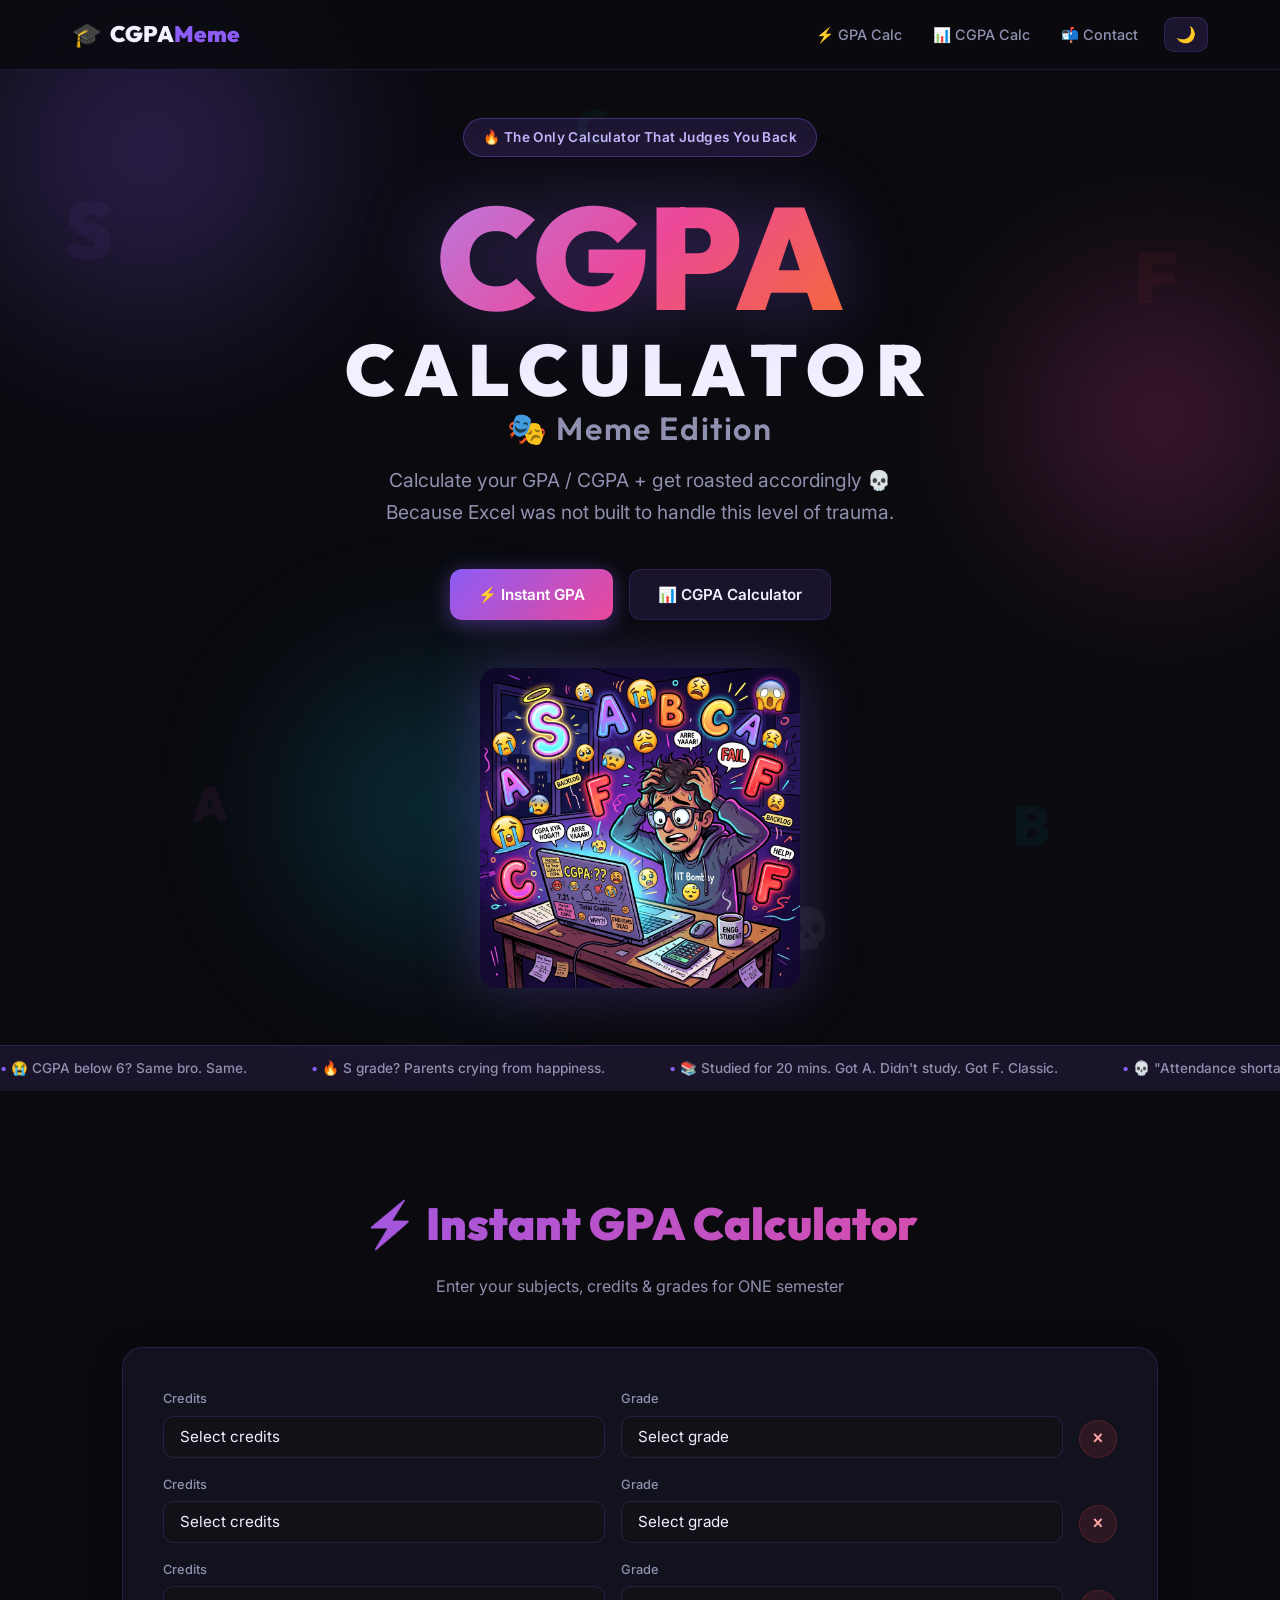
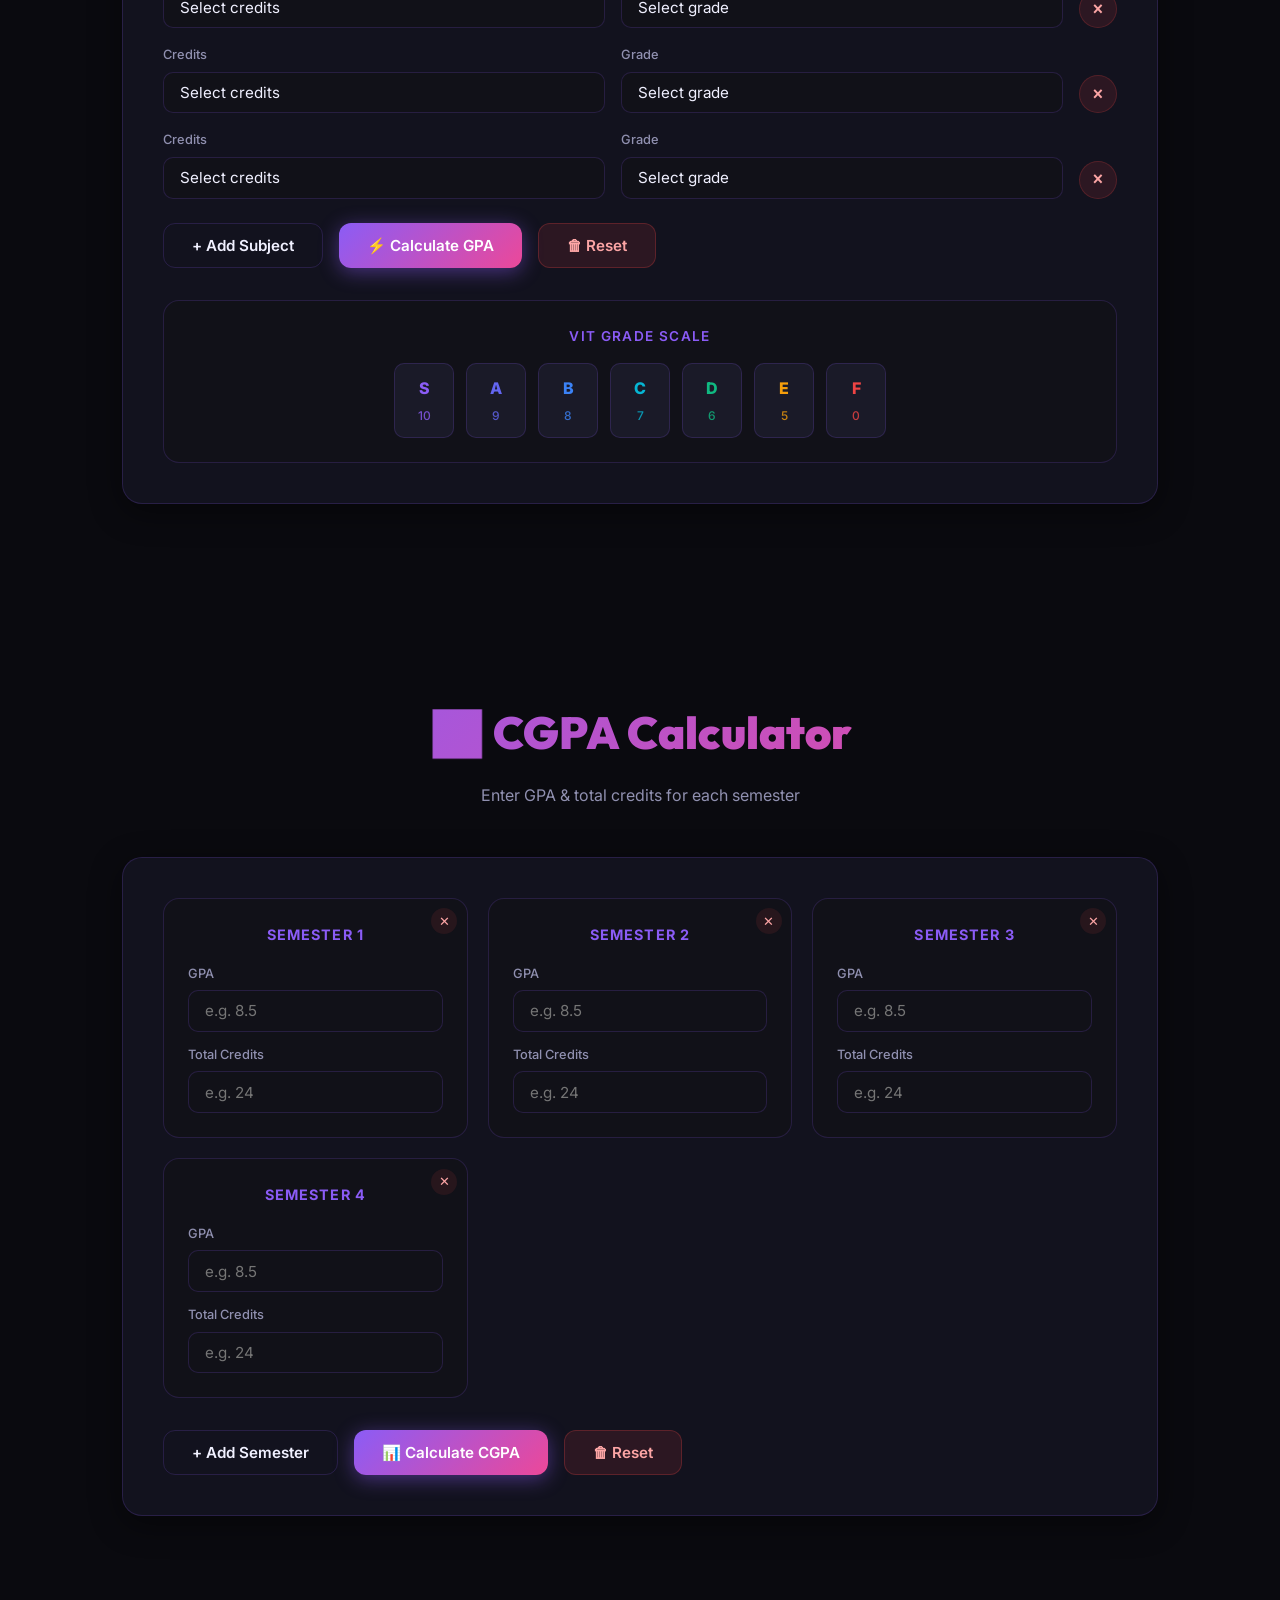
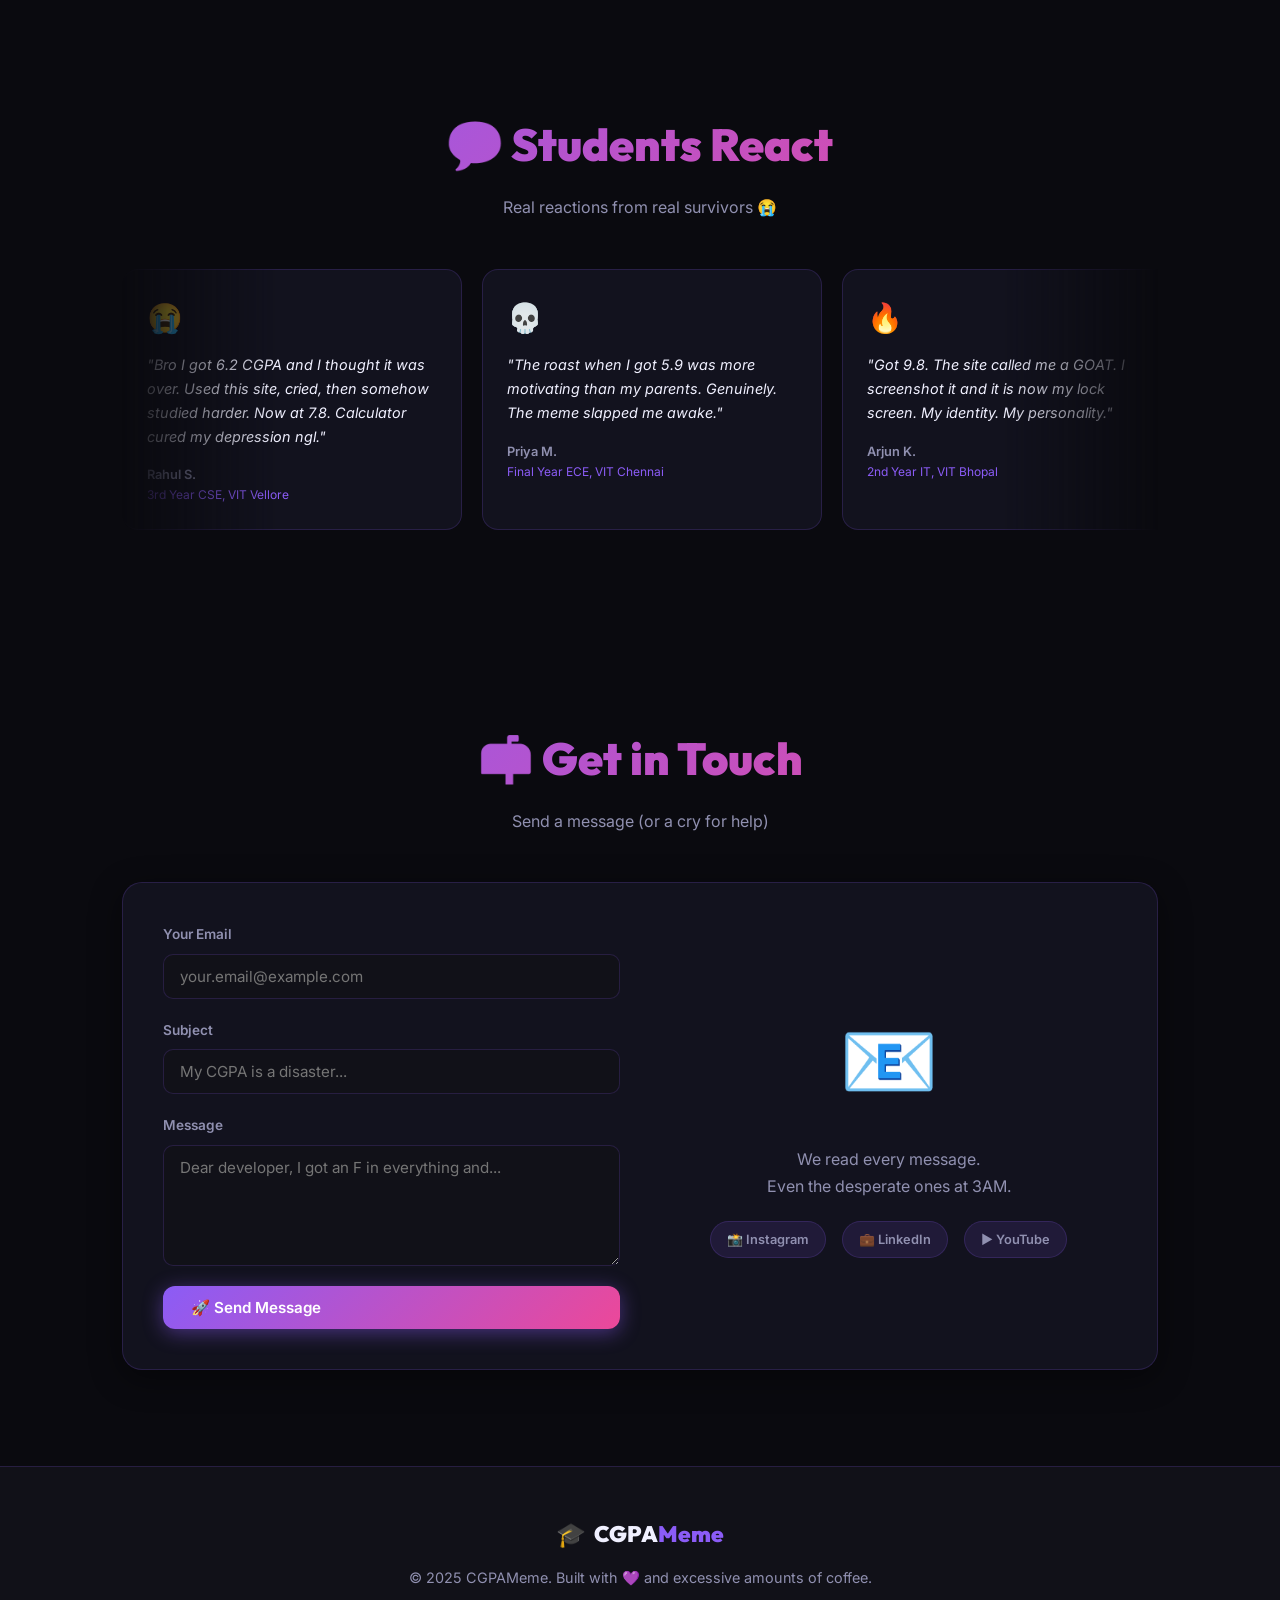
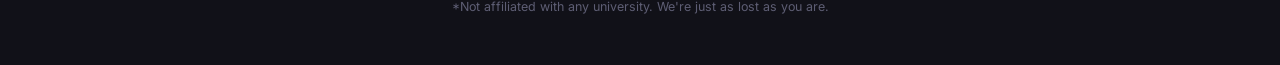
<file: index.html>
<!DOCTYPE html>
<html lang="en" data-theme="dark">
<head>
  <meta charset="UTF-8" />
  <meta name="viewport" content="width=device-width, initial-scale=1.0" />
  <title>CGPA Calculator – Meme Edition 💀</title>
  <meta name="description" content="The most entertaining CGPA & GPA calculator ever. VIT grading system. See your CGPA with memes and roasts. Calculate your GPA or CGPA instantly!" />
  <link rel="preconnect" href="https://fonts.googleapis.com" />
  <link rel="preconnect" href="https://fonts.gstatic.com" crossorigin />
  <link href="https://fonts.googleapis.com/css2?family=Inter:wght@300;400;500;600;700;800;900&family=Outfit:wght@400;700;900&display=swap" rel="stylesheet" />
  <link rel="stylesheet" href="style.css" />
  <!-- Google tag (gtag.js) -->
  <script async src="https://www.googletagmanager.com/gtag/js?id=G-2ZB2XTLGSC"></script>
  <script>
    window.dataLayer = window.dataLayer || [];
    function gtag(){dataLayer.push(arguments);}
    gtag('js', new Date());

    gtag('config', 'G-2ZB2XTLGSC');
  </script>
</head>
<body>

<!-- ===== NAVBAR ===== -->
<nav class="navbar" id="navbar">
  <div class="nav-container">
    <div class="nav-logo">
      <span class="logo-emoji">🎓</span>
      <span class="logo-text">CGPA<span class="logo-accent">Meme</span></span>
    </div>
    <div class="nav-links">
      <a href="#instant-gpa" class="nav-link">⚡ GPA Calc</a>
      <a href="#cgpa-calc" class="nav-link">📊 CGPA Calc</a>
      <a href="#contact" class="nav-link">📬 Contact</a>
      <button class="theme-toggle" id="themeToggle" aria-label="Toggle dark mode">🌙</button>
    </div>
  </div>
</nav>

<!-- ===== HERO ===== -->
<section class="hero" id="hero">
  <div class="hero-bg-orbs">
    <div class="orb orb-1"></div>
    <div class="orb orb-2"></div>
    <div class="orb orb-3"></div>
  </div>

  <div class="floating-grades">
    <span class="float-grade g1">S</span>
    <span class="float-grade g2">A</span>
    <span class="float-grade g3">F</span>
    <span class="float-grade g4">B</span>
    <span class="float-grade g5">C</span>
    <span class="float-grade g6">💀</span>
  </div>

  <div class="hero-content">
    <div class="hero-badge">🔥 The Only Calculator That Judges You Back</div>
    <h1 class="hero-title">
      <span class="title-line-1">CGPA</span>
      <span class="title-line-2">CALCULATOR</span>
      <span class="title-line-3">🎭 Meme Edition</span>
    </h1>
    <p class="hero-subtitle">
      Calculate your GPA / CGPA + get roasted accordingly 💀<br/>
      Because Excel was not built to handle this level of trauma.
    </p>
    <div class="hero-buttons">
      <a href="#instant-gpa" class="btn btn-primary">⚡ Instant GPA</a>
      <a href="#cgpa-calc" class="btn btn-secondary">📊 CGPA Calculator</a>
    </div>

    <div class="hero-image-container">
      <img src="meme-hero.png" alt="Stressed student calculating CGPA meme" class="hero-meme-img" id="heroMemeImg" />
    </div>
  </div>

  <!-- Scrolling meme ticker -->
  <div class="ticker-wrap">
    <div class="ticker">
      <span>😭 CGPA below 6? Same bro. Same.</span>
      <span>🔥 S grade? Parents crying from happiness.</span>
      <span>📚 Studied for 20 mins. Got A. Didn't study. Got F. Classic.</span>
      <span>💀 "Attendance shortage + low CGPA" – A horror story</span>
      <span>😤 "I'll do better next sem" – Every sem since 1st year</span>
      <span>🎓 Bhai CGPA fix nahi hua toh placement bhi fix nahi hoga</span>
      <span>🤡 F in Maths? Don't worry, relatability +10 unlocked</span>
    </div>
  </div>
</section>

<!-- ===== INSTANT GPA SECTION ===== -->
<section class="section" id="instant-gpa">
  <div class="section-header">
    <h2 class="section-title">⚡ Instant GPA Calculator</h2>
    <p class="section-subtitle">Enter your subjects, credits & grades for ONE semester</p>
  </div>

  <div class="calculator-card">
    <div id="gpa-subjects-container">
      <!-- Subjects injected by JS -->
    </div>

    <div class="calc-actions">
      <button class="btn btn-outline" id="addGpaSubject">+ Add Subject</button>
      <button class="btn btn-primary" id="calcGpa">⚡ Calculate GPA</button>
      <button class="btn btn-danger" id="resetGpa">🗑 Reset</button>
    </div>

    <!-- Grade scale reference -->
    <div class="grade-scale">
      <h3 class="grade-scale-title">VIT Grade Scale</h3>
      <div class="grade-badges">
        <div class="grade-badge" style="--c:#8b5cf6">S <span>10</span></div>
        <div class="grade-badge" style="--c:#6366f1">A <span>9</span></div>
        <div class="grade-badge" style="--c:#3b82f6">B <span>8</span></div>
        <div class="grade-badge" style="--c:#06b6d4">C <span>7</span></div>
        <div class="grade-badge" style="--c:#10b981">D <span>6</span></div>
        <div class="grade-badge" style="--c:#f59e0b">E <span>5</span></div>
        <div class="grade-badge" style="--c:#ef4444">F <span>0</span></div>
      </div>
    </div>

    <!-- GPA Result -->
    <div class="result-card" id="gpa-result" style="display:none;">
      <div class="result-score-wrap">
        <div class="result-label">Your GPA</div>
        <div class="result-score" id="gpa-score-display">—</div>
        <div class="result-out-of">/ 10.0</div>
      </div>
      <div class="meme-display" id="gpa-meme-display">
        <div class="meme-img-wrap"><div class="meme-emoji" id="gpa-meme-emoji">🤔</div></div>
        <p class="meme-text" id="gpa-meme-text">Calculating your fate...</p>
        <p class="meme-subtext" id="gpa-meme-subtext"></p>
      </div>
    </div>
  </div>
</section>

<!-- ===== CGPA CALCULATOR ===== -->
<section class="section" id="cgpa-calc">
  <div class="section-header">
    <h2 class="section-title">📊 CGPA Calculator</h2>
    <p class="section-subtitle">Enter GPA & total credits for each semester</p>
  </div>

  <div class="calculator-card">
    <div class="semesters-grid" id="semesters-container">
      <!-- Semester cards injected by JS -->
    </div>

    <div class="calc-actions" style="margin-top:2rem;">
      <button class="btn btn-outline" id="addSemester">+ Add Semester</button>
      <button class="btn btn-primary" id="calcCgpa">📊 Calculate CGPA</button>
      <button class="btn btn-danger" id="resetCgpa">🗑 Reset</button>
    </div>

    <!-- CGPA Result -->
    <div class="result-card" id="cgpa-result" style="display:none;">
      <div class="result-score-wrap">
        <div class="result-label">Your CGPA</div>
        <div class="result-score" id="cgpa-score-display">—</div>
        <div class="result-out-of">/ 10.0</div>
      </div>
      <div class="meme-display" id="cgpa-meme-display">
        <div class="meme-img-wrap"><div class="meme-emoji" id="cgpa-meme-emoji">🤔</div></div>
        <p class="meme-text" id="cgpa-meme-text">Calculating your fate...</p>
        <p class="meme-subtext" id="cgpa-meme-subtext"></p>
      </div>
    </div>
  </div>
</section>

<!-- ===== TESTIMONIALS ===== -->
<section class="section" id="testimonials">
  <div class="section-header">
    <h2 class="section-title">💬 Students React</h2>
    <p class="section-subtitle">Real reactions from real survivors 😭</p>
  </div>
  <div class="scroller-wrap">
    <div class="testimonials-scroller" id="testimonialsScroller">
      <div class="testimonial-track" id="testimonialTrack">
        <!-- Cards injected by JS -->
      </div>
    </div>
  </div>
</section>

<!-- ===== CONTACT ===== -->
<section class="section" id="contact">
  <div class="section-header">
    <h2 class="section-title">📬 Get in Touch</h2>
    <p class="section-subtitle">Send a message (or a cry for help)</p>
  </div>
  <div class="contact-card">
    <form class="contact-form" id="contactForm">
      <div class="form-group">
        <label for="contactEmail">Your Email</label>
        <input type="email" id="contactEmail" name="email" placeholder="your.email@example.com" required />
      </div>
      <div class="form-group">
        <label for="contactSubject">Subject</label>
        <input type="text" id="contactSubject" name="subject" placeholder="My CGPA is a disaster..." required />
      </div>
      <div class="form-group">
        <label for="contactMessage">Message</label>
        <textarea id="contactMessage" name="message" rows="5" placeholder="Dear developer, I got an F in everything and..." required></textarea>
      </div>
      <button type="submit" class="btn btn-primary" style="width:100%">🚀 Send Message</button>
      <div class="form-success" id="formSuccess" style="display:none;">✅ Message sent! We'll reply (unlike your crush)</div>
    </form>
    <div class="contact-meme">
      <div class="contact-meme-emoji">📧</div>
      <p class="contact-meme-msg">We read every message.<br/>Even the desperate ones at 3AM.</p>
      <div class="contact-social">
        <span>📸 Instagram</span>
        <span>💼 LinkedIn</span>
        <span>▶️ YouTube</span>
      </div>
    </div>
  </div>
</section>

<!-- ===== FOOTER ===== -->
<footer class="footer">
  <div class="footer-inner">
    <div class="footer-logo">
      <span class="logo-emoji">🎓</span>
      <span class="logo-text">CGPA<span class="logo-accent">Meme</span></span>
    </div>
    <p class="footer-copy">© 2025 CGPAMeme. Built with 💜 and excessive amounts of coffee.</p>
    <p class="footer-disclaimer">*Not affiliated with any university. We're just as lost as you are.</p>
  </div>
</footer>

<!-- Toast Notification -->
<div class="toast" id="toast"></div>

<script src="app.js"></script>
</body>
</html>
</file>
<file: style.css>
/* ============================================================
   CGPA MEME CALCULATOR – style.css
   ============================================================ */

/* ---------- CSS Variables ---------- */
:root {
  --bg: #0a0a0f;
  --bg-2: #111118;
  --bg-3: #1a1a28;
  --bg-card: #12121e;
  --border: rgba(139,92,246,0.18);
  --border-hover: rgba(139,92,246,0.45);
  --text: #f0f0ff;
  --text-muted: #9090b0;
  --accent: #8b5cf6;
  --accent-2: #ec4899;
  --accent-3: #06b6d4;
  --success: #10b981;
  --danger: #ef4444;
  --warning: #f59e0b;
  --glow: rgba(139,92,246,0.35);
  --radius: 16px;
  --radius-sm: 10px;
  --shadow: 0 8px 32px rgba(0,0,0,0.45);
  --navbar-h: 70px;
  --font: 'Inter', sans-serif;
  --font-display: 'Outfit', sans-serif;
  --transition: 0.25s cubic-bezier(0.4,0,0.2,1);
}

[data-theme="light"] {
  --bg: #f4f4ff;
  --bg-2: #eaeaf8;
  --bg-3: #dedeff;
  --bg-card: #ffffff;
  --border: rgba(139,92,246,0.2);
  --border-hover: rgba(139,92,246,0.5);
  --text: #1a1a2e;
  --text-muted: #5a5a80;
  --glow: rgba(139,92,246,0.15);
  --shadow: 0 8px 32px rgba(0,0,0,0.1);
}

/* ---------- Reset & Base ---------- */
*,*::before,*::after { box-sizing:border-box; margin:0; padding:0; }
html { scroll-behavior: smooth; }
body {
  font-family: var(--font);
  background: var(--bg);
  color: var(--text);
  line-height: 1.65;
  overflow-x: hidden;
  transition: background var(--transition), color var(--transition);
}

/* ---------- Scrollbar ---------- */
::-webkit-scrollbar { width:6px; }
::-webkit-scrollbar-track { background: var(--bg-2); }
::-webkit-scrollbar-thumb { background: var(--accent); border-radius:99px; }

/* ============================================================
   NAVBAR
   ============================================================ */
.navbar {
  position: fixed;
  top: 0; left: 0; right: 0;
  height: var(--navbar-h);
  z-index: 1000;
  background: rgba(10,10,15,0.85);
  backdrop-filter: blur(18px);
  -webkit-backdrop-filter: blur(18px);
  border-bottom: 1px solid var(--border);
  transition: background var(--transition);
}
[data-theme="light"] .navbar {
  background: rgba(244,244,255,0.88);
}
.nav-container {
  max-width: 1200px;
  margin: 0 auto;
  padding: 0 2rem;
  height: 100%;
  display: flex;
  align-items: center;
  justify-content: space-between;
}
.nav-logo {
  display: flex;
  align-items: center;
  gap: 0.5rem;
  font-family: var(--font-display);
  font-weight: 900;
  font-size: 1.4rem;
  color: var(--text);
  text-decoration: none;
}
.logo-emoji { font-size: 1.5rem; }
.logo-accent { color: var(--accent); }
.nav-links {
  display: flex;
  align-items: center;
  gap: 0.25rem;
}
.nav-link {
  color: var(--text-muted);
  text-decoration: none;
  font-size: 0.9rem;
  font-weight: 500;
  padding: 0.5rem 0.85rem;
  border-radius: var(--radius-sm);
  transition: color var(--transition), background var(--transition);
}
.nav-link:hover {
  color: var(--text);
  background: rgba(139,92,246,0.12);
}
.theme-toggle {
  background: rgba(139,92,246,0.15);
  border: 1px solid var(--border);
  color: var(--text);
  border-radius: var(--radius-sm);
  padding: 0.45rem 0.7rem;
  font-size: 1rem;
  cursor: pointer;
  transition: all var(--transition);
  margin-left: 0.5rem;
}
.theme-toggle:hover {
  background: rgba(139,92,246,0.3);
  border-color: var(--accent);
}

/* ============================================================
   HERO
   ============================================================ */
.hero {
  position: relative;
  min-height: 100vh;
  display: flex;
  flex-direction: column;
  align-items: center;
  justify-content: center;
  padding: calc(var(--navbar-h) + 3rem) 2rem 6rem;
  overflow: hidden;
  text-align: center;
}

/* Orbs */
.hero-bg-orbs { position: absolute; inset: 0; pointer-events: none; z-index: 0; }
.orb {
  position: absolute;
  border-radius: 50%;
  filter: blur(80px);
  opacity: 0.35;
  animation: float 8s ease-in-out infinite;
}
.orb-1 {
  width: 500px; height: 500px;
  background: radial-gradient(circle, #8b5cf6 0%, transparent 70%);
  top: -100px; left: -100px;
  animation-delay: 0s;
}
.orb-2 {
  width: 400px; height: 400px;
  background: radial-gradient(circle, #ec4899 0%, transparent 70%);
  top: 20%; right: -80px;
  animation-delay: -3s;
}
.orb-3 {
  width: 350px; height: 350px;
  background: radial-gradient(circle, #06b6d4 0%, transparent 70%);
  bottom: 10%; left: 20%;
  animation-delay: -6s;
}
@keyframes float {
  0%,100% { transform: translate(0,0) scale(1); }
  33% { transform: translate(30px,-20px) scale(1.05); }
  66% { transform: translate(-20px,25px) scale(0.97); }
}

/* Floating grade letters */
.floating-grades { position: absolute; inset: 0; pointer-events: none; z-index: 1; }
.float-grade {
  position: absolute;
  font-family: var(--font-display);
  font-weight: 900;
  font-size: 3.5rem;
  opacity: 0.06;
  animation: floatGrade linear infinite;
  user-select: none;
}
[data-theme="light"] .float-grade { opacity: 0.1; }
.g1 { left: 5%; top: 15%; font-size: 5rem; animation-duration: 12s; animation-delay: 0s; color: #8b5cf6; }
.g2 { left: 15%; top: 70%; font-size: 3rem; animation-duration: 9s; animation-delay: -2s; color: #ec4899; }
.g3 { right: 8%; top: 20%; font-size: 4.5rem; animation-duration: 11s; animation-delay: -4s; color: #ef4444; }
.g4 { right: 18%; bottom: 20%; font-size: 3.5rem; animation-duration: 10s; animation-delay: -1s; color: #06b6d4; }
.g5 { left: 45%; top: 8%; font-size: 3rem; animation-duration: 8s; animation-delay: -6s; color: #10b981; }
.g6 { right: 35%; bottom: 12%; font-size: 2.5rem; animation-duration: 13s; animation-delay: -3s; color: #f59e0b; }
@keyframes floatGrade {
  0% { transform: translateY(0) rotate(0deg); opacity: 0.06; }
  50% { transform: translateY(-40px) rotate(10deg); opacity: 0.12; }
  100% { transform: translateY(0) rotate(0deg); opacity: 0.06; }
}

.hero-content {
  position: relative;
  z-index: 2;
  max-width: 860px;
}

.hero-badge {
  display: inline-block;
  background: rgba(139,92,246,0.15);
  border: 1px solid rgba(139,92,246,0.35);
  color: #c4b5fd;
  font-size: 0.85rem;
  font-weight: 600;
  padding: 0.45rem 1.2rem;
  border-radius: 99px;
  margin-bottom: 1.5rem;
  animation: badgePulse 3s ease-in-out infinite;
  letter-spacing: 0.03em;
}
@keyframes badgePulse {
  0%,100% { box-shadow: 0 0 0 0 rgba(139,92,246,0); }
  50% { box-shadow: 0 0 0 8px rgba(139,92,246,0.1); }
}

.hero-title {
  font-family: var(--font-display);
  font-weight: 900;
  line-height: 1.05;
  margin-bottom: 1.25rem;
}
.title-line-1 {
  display: block;
  font-size: clamp(4rem, 12vw, 9rem);
  background: linear-gradient(135deg, #a78bfa 0%, #ec4899 50%, #f97316 100%);
  -webkit-background-clip: text;
  -webkit-text-fill-color: transparent;
  background-clip: text;
  text-shadow: none;
  filter: drop-shadow(0 0 40px rgba(139,92,246,0.4));
}
.title-line-2 {
  display: block;
  font-size: clamp(2rem, 6vw, 4.5rem);
  color: var(--text);
  letter-spacing: 0.15em;
}
.title-line-3 {
  display: block;
  font-size: clamp(1.1rem, 3vw, 2rem);
  color: var(--text-muted);
  font-weight: 600;
  margin-top: 0.25rem;
  letter-spacing: 0.05em;
}

.hero-subtitle {
  font-size: clamp(0.95rem, 2.2vw, 1.2rem);
  color: var(--text-muted);
  margin-bottom: 2.5rem;
  max-width: 580px;
  margin-left: auto;
  margin-right: auto;
}

.hero-buttons {
  display: flex;
  gap: 1rem;
  justify-content: center;
  flex-wrap: wrap;
  margin-bottom: 3rem;
}

.hero-image-container {
  max-width: 320px;
  margin: 0 auto;
}
.hero-meme-img {
  width: 100%;
  border-radius: var(--radius);
  animation: imgBob 4s ease-in-out infinite;
  filter: drop-shadow(0 0 30px rgba(139,92,246,0.3));
}
@keyframes imgBob {
  0%,100% { transform: translateY(0); }
  50% { transform: translateY(-12px); }
}

/* Ticker */
.ticker-wrap {
  position: absolute;
  bottom: 0; left: 0; right: 0;
  background: rgba(139,92,246,0.12);
  border-top: 1px solid var(--border);
  overflow: hidden;
  padding: 0.7rem 0;
  z-index: 5;
}
.ticker {
  display: flex;
  gap: 4rem;
  white-space: nowrap;
  animation: tickerScroll 40s linear infinite;
}
.ticker span {
  font-size: 0.85rem;
  color: var(--text-muted);
  font-weight: 500;
  flex-shrink: 0;
}
.ticker span::before { content: "•  "; color: var(--accent); }
@keyframes tickerScroll {
  0% { transform: translateX(0); }
  100% { transform: translateX(-50%); }
}

/* ============================================================
   SECTIONS
   ============================================================ */
.section {
  padding: 6rem 2rem;
  max-width: 1100px;
  margin: 0 auto;
}
.section-header {
  text-align: center;
  margin-bottom: 3rem;
}
.section-title {
  font-family: var(--font-display);
  font-size: clamp(1.8rem, 4vw, 2.8rem);
  font-weight: 900;
  background: linear-gradient(135deg, var(--accent), var(--accent-2));
  -webkit-background-clip: text;
  -webkit-text-fill-color: transparent;
  background-clip: text;
  margin-bottom: 0.75rem;
}
.section-subtitle {
  color: var(--text-muted);
  font-size: 1rem;
}

/* ============================================================
   BUTTONS
   ============================================================ */
.btn {
  display: inline-flex;
  align-items: center;
  gap: 0.5rem;
  padding: 0.75rem 1.75rem;
  border-radius: 12px;
  font-size: 0.95rem;
  font-weight: 600;
  font-family: var(--font);
  cursor: pointer;
  border: none;
  transition: all var(--transition);
  text-decoration: none;
  position: relative;
  overflow: hidden;
}
.btn::after {
  content: '';
  position: absolute;
  inset: 0;
  background: rgba(255,255,255,0.08);
  opacity: 0;
  transition: opacity var(--transition);
}
.btn:hover::after { opacity: 1; }
.btn:active { transform: scale(0.97); }

.btn-primary {
  background: linear-gradient(135deg, var(--accent), var(--accent-2));
  color: #fff;
  box-shadow: 0 4px 20px rgba(139,92,246,0.45);
}
.btn-primary:hover {
  box-shadow: 0 6px 28px rgba(139,92,246,0.65);
  transform: translateY(-2px);
}
.btn-secondary {
  background: rgba(139,92,246,0.12);
  color: var(--text);
  border: 1px solid var(--border);
}
.btn-secondary:hover {
  border-color: var(--accent);
  background: rgba(139,92,246,0.22);
  transform: translateY(-2px);
}
.btn-outline {
  background: transparent;
  color: var(--text);
  border: 1px solid var(--border);
}
.btn-outline:hover {
  border-color: var(--accent);
  background: rgba(139,92,246,0.1);
}
.btn-danger {
  background: rgba(239,68,68,0.12);
  color: #fca5a5;
  border: 1px solid rgba(239,68,68,0.25);
}
.btn-danger:hover {
  background: rgba(239,68,68,0.2);
  border-color: var(--danger);
}

/* ============================================================
   CALCULATOR CARD
   ============================================================ */
.calculator-card {
  background: var(--bg-card);
  border: 1px solid var(--border);
  border-radius: 20px;
  padding: 2.5rem;
  box-shadow: var(--shadow);
  transition: border-color var(--transition);
}
.calculator-card:hover { border-color: var(--border-hover); }

/* Subject row */
.subject-row {
  display: grid;
  grid-template-columns: 1fr 1fr auto;
  gap: 1rem;
  align-items: end;
  margin-bottom: 1rem;
  animation: slideIn 0.3s ease;
}
@keyframes slideIn {
  from { opacity: 0; transform: translateY(-10px); }
  to   { opacity: 1; transform: translateY(0); }
}
.form-field { display: flex; flex-direction: column; gap: 0.4rem; }
.form-field label {
  font-size: 0.8rem;
  color: var(--text-muted);
  font-weight: 500;
}
.form-field select,
.form-field input {
  background: var(--bg-2);
  border: 1px solid var(--border);
  color: var(--text);
  padding: 0.65rem 1rem;
  border-radius: var(--radius-sm);
  font-size: 0.95rem;
  font-family: var(--font);
  transition: border-color var(--transition), box-shadow var(--transition);
  appearance: none;
  outline: none;
}
.form-field select:focus,
.form-field input:focus {
  border-color: var(--accent);
  box-shadow: 0 0 0 3px rgba(139,92,246,0.15);
}
.form-field select option { background: #1a1a28; }

.btn-remove-row {
  background: rgba(239,68,68,0.12);
  border: 1px solid rgba(239,68,68,0.2);
  color: #fca5a5;
  width: 38px; height: 38px;
  border-radius: 50%;
  cursor: pointer;
  font-size: 1.1rem;
  font-weight: 700;
  display: flex;
  align-items: center;
  justify-content: center;
  transition: all var(--transition);
  flex-shrink: 0;
  align-self: flex-end;
  margin-bottom: 0;
}
.btn-remove-row:hover {
  background: rgba(239,68,68,0.25);
  transform: scale(1.1);
}

.calc-actions {
  display: flex;
  gap: 1rem;
  flex-wrap: wrap;
  margin-top: 1.5rem;
}

/* Grade Scale */
.grade-scale {
  margin-top: 2rem;
  padding: 1.5rem;
  background: var(--bg-2);
  border: 1px solid var(--border);
  border-radius: var(--radius);
}
.grade-scale-title {
  text-align: center;
  font-size: 0.85rem;
  font-weight: 600;
  color: var(--accent);
  margin-bottom: 1rem;
  text-transform: uppercase;
  letter-spacing: 0.1em;
}
.grade-badges {
  display: flex;
  flex-wrap: wrap;
  gap: 0.75rem;
  justify-content: center;
}
.grade-badge {
  display: flex;
  flex-direction: column;
  align-items: center;
  gap: 0.3rem;
  background: var(--bg-3);
  border: 1px solid var(--border);
  border-radius: 10px;
  padding: 0.7rem 1rem;
  font-weight: 800;
  font-size: 1rem;
  color: var(--c, var(--accent));
  min-width: 60px;
  transition: all var(--transition);
  cursor: default;
}
.grade-badge:hover {
  background: var(--c, var(--accent));
  color: #fff;
  transform: translateY(-3px);
  box-shadow: 0 8px 20px rgba(0,0,0,0.3);
}
.grade-badge span {
  font-size: 0.75rem;
  font-weight: 500;
  opacity: 0.8;
}

/* ============================================================
   RESULT CARD
   ============================================================ */
.result-card {
  margin-top: 2.5rem;
  border: 1px solid var(--border-hover);
  border-radius: 20px;
  padding: 2.5rem;
  background: linear-gradient(135deg, rgba(139,92,246,0.07) 0%, rgba(236,72,153,0.07) 100%);
  text-align: center;
  animation: resultIn 0.5s cubic-bezier(0.34,1.56,0.64,1);
}
@keyframes resultIn {
  from { opacity:0; transform: scale(0.85) translateY(20px); }
  to   { opacity:1; transform: scale(1) translateY(0); }
}
.result-score-wrap {
  display: flex;
  flex-direction: column;
  align-items: center;
  margin-bottom: 1.5rem;
}
.result-label {
  font-size: 0.85rem;
  font-weight: 600;
  text-transform: uppercase;
  letter-spacing: 0.1em;
  color: var(--text-muted);
  margin-bottom: 0.4rem;
}
.result-score {
  font-family: var(--font-display);
  font-size: clamp(4rem, 12vw, 7rem);
  font-weight: 900;
  background: linear-gradient(135deg, #a78bfa, #ec4899);
  -webkit-background-clip: text;
  -webkit-text-fill-color: transparent;
  background-clip: text;
  line-height: 1;
  animation: scorePop 0.6s cubic-bezier(0.34,1.56,0.64,1);
}
@keyframes scorePop {
  from { transform: scale(0.5); opacity: 0; }
  to   { transform: scale(1); opacity: 1; }
}
.result-out-of {
  font-size: 1rem;
  color: var(--text-muted);
  margin-top: 0.25rem;
}

/* Meme display */
.meme-display {
  background: var(--bg-2);
  border: 1px solid var(--border);
  border-radius: var(--radius);
  padding: 1.5rem;
}
.meme-emoji {
  font-size: 4rem;
  line-height: 1;
  margin-bottom: 0.75rem;
  animation: emojiWiggle 1.5s ease-in-out infinite;
}
@keyframes emojiWiggle {
  0%,100% { transform: rotate(0deg); }
  25% { transform: rotate(-8deg); }
  75% { transform: rotate(8deg); }
}
.meme-text {
  font-size: 1.15rem;
  font-weight: 700;
  color: var(--text);
  margin-bottom: 0.5rem;
}
.meme-subtext {
  font-size: 0.9rem;
  color: var(--text-muted);
  font-style: italic;
}

/* ============================================================
   SEMESTERS GRID
   ============================================================ */
.semesters-grid {
  display: grid;
  grid-template-columns: repeat(auto-fill, minmax(240px, 1fr));
  gap: 1.25rem;
}
.semester-card {
  background: var(--bg-2);
  border: 1px solid var(--border);
  border-radius: var(--radius);
  padding: 1.5rem;
  position: relative;
  transition: border-color var(--transition), transform var(--transition);
  animation: slideIn 0.3s ease;
}
.semester-card:hover {
  border-color: var(--accent);
  transform: translateY(-3px);
}
.semester-card-title {
  font-size: 0.9rem;
  font-weight: 700;
  color: var(--accent);
  text-align: center;
  margin-bottom: 1rem;
  text-transform: uppercase;
  letter-spacing: 0.08em;
}
.btn-remove-sem {
  position: absolute;
  top: 0.6rem; right: 0.6rem;
  background: rgba(239,68,68,0.1);
  border: none;
  color: #fca5a5;
  width: 26px; height: 26px;
  border-radius: 50%;
  cursor: pointer;
  font-size: 0.8rem;
  display: flex;
  align-items: center;
  justify-content: center;
  transition: all var(--transition);
}
.btn-remove-sem:hover { background: rgba(239,68,68,0.25); transform: scale(1.15); }

/* ============================================================
   TESTIMONIALS
   ============================================================ */
.scroller-wrap {
  overflow: hidden;
  -webkit-mask: linear-gradient(to right, transparent, white 15%, white 85%, transparent);
  mask: linear-gradient(to right, transparent, white 15%, white 85%, transparent);
}
.testimonials-scroller { overflow: hidden; }
.testimonial-track {
  display: flex;
  gap: 1.25rem;
  animation: scrollLeft 35s linear infinite;
}
.testimonial-track:hover { animation-play-state: paused; }
@keyframes scrollLeft {
  0% { transform: translateX(0); }
  100% { transform: translateX(-50%); }
}
.testimonial-card {
  min-width: 320px;
  max-width: 340px;
  background: var(--bg-card);
  border: 1px solid var(--border);
  border-radius: var(--radius);
  padding: 1.5rem;
  flex-shrink: 0;
  transition: border-color var(--transition), transform var(--transition);
}
.testimonial-card:hover {
  border-color: var(--accent);
  transform: translateY(-4px);
}
.testimonial-meme {
  font-size: 1.8rem;
  margin-bottom: 0.75rem;
}
.testimonial-text {
  font-size: 0.9rem;
  color: var(--text);
  line-height: 1.65;
  margin-bottom: 1rem;
  font-style: italic;
}
.testimonial-author {
  font-size: 0.8rem;
  color: var(--text-muted);
  font-weight: 600;
}
.testimonial-college {
  font-size: 0.75rem;
  color: var(--accent);
}

/* ============================================================
   CONTACT
   ============================================================ */
.contact-card {
  display: grid;
  grid-template-columns: 1fr 1fr;
  gap: 2.5rem;
  background: var(--bg-card);
  border: 1px solid var(--border);
  border-radius: 20px;
  padding: 2.5rem;
  box-shadow: var(--shadow);
}
@media (max-width: 768px) { .contact-card { grid-template-columns: 1fr; } }
.contact-form { display: flex; flex-direction: column; gap: 1.25rem; }
.form-group { display: flex; flex-direction: column; gap: 0.5rem; }
.form-group label {
  font-size: 0.85rem;
  font-weight: 600;
  color: var(--text-muted);
}
.form-group input,
.form-group textarea {
  background: var(--bg-2);
  border: 1px solid var(--border);
  color: var(--text);
  padding: 0.75rem 1rem;
  border-radius: var(--radius-sm);
  font-size: 0.95rem;
  font-family: var(--font);
  transition: border-color var(--transition), box-shadow var(--transition);
  outline: none;
  resize: vertical;
}
.form-group input:focus,
.form-group textarea:focus {
  border-color: var(--accent);
  box-shadow: 0 0 0 3px rgba(139,92,246,0.15);
}
.form-success {
  background: rgba(16,185,129,0.1);
  border: 1px solid rgba(16,185,129,0.3);
  color: #6ee7b7;
  padding: 0.75rem 1rem;
  border-radius: var(--radius-sm);
  font-size: 0.9rem;
  text-align: center;
}
.contact-meme {
  display: flex;
  flex-direction: column;
  align-items: center;
  justify-content: center;
  text-align: center;
  gap: 1.25rem;
}
.contact-meme-emoji { font-size: 5rem; animation: imgBob 3s ease-in-out infinite; }
.contact-meme-msg {
  font-size: 1rem;
  color: var(--text-muted);
  line-height: 1.7;
}
.contact-social {
  display: flex;
  gap: 1rem;
  flex-wrap: wrap;
  justify-content: center;
}
.contact-social span {
  background: rgba(139,92,246,0.12);
  border: 1px solid var(--border);
  color: var(--text-muted);
  padding: 0.45rem 1rem;
  border-radius: 99px;
  font-size: 0.8rem;
  font-weight: 600;
  cursor: pointer;
  transition: all var(--transition);
}
.contact-social span:hover {
  border-color: var(--accent);
  color: var(--accent);
}

/* ============================================================
   FOOTER
   ============================================================ */
.footer {
  background: var(--bg-2);
  border-top: 1px solid var(--border);
  padding: 3rem 2rem;
  text-align: center;
}
.footer-inner { max-width: 600px; margin: 0 auto; }
.footer-logo {
  display: inline-flex;
  align-items: center;
  gap: 0.5rem;
  font-family: var(--font-display);
  font-weight: 900;
  font-size: 1.4rem;
  margin-bottom: 0.75rem;
}
.footer-copy {
  font-size: 0.9rem;
  color: var(--text-muted);
  margin-bottom: 0.4rem;
}
.footer-disclaimer {
  font-size: 0.78rem;
  color: var(--text-muted);
  opacity: 0.6;
}

/* ============================================================
   TOAST
   ============================================================ */
.toast {
  position: fixed;
  bottom: 2rem; right: 2rem;
  background: linear-gradient(135deg, var(--accent), var(--accent-2));
  color: #fff;
  padding: 0.9rem 1.5rem;
  border-radius: 12px;
  font-size: 0.9rem;
  font-weight: 600;
  box-shadow: 0 8px 30px rgba(139,92,246,0.45);
  z-index: 9999;
  opacity: 0;
  transform: translateY(20px);
  transition: all 0.35s ease;
  pointer-events: none;
  max-width: 300px;
}
.toast.show {
  opacity: 1;
  transform: translateY(0);
}

/* ============================================================
   RESPONSIVE
   ============================================================ */
@media (max-width: 640px) {
  .subject-row {
    grid-template-columns: 1fr;
  }
  .calc-actions { flex-direction: column; }
  .calc-actions .btn { width: 100%; justify-content: center; }
  .nav-link { display: none; }
}

@media (max-width: 480px) {
  .calculator-card { padding: 1.25rem; }
  .result-card { padding: 1.5rem; }
  .section { padding: 4rem 1rem; }
}
</file>
